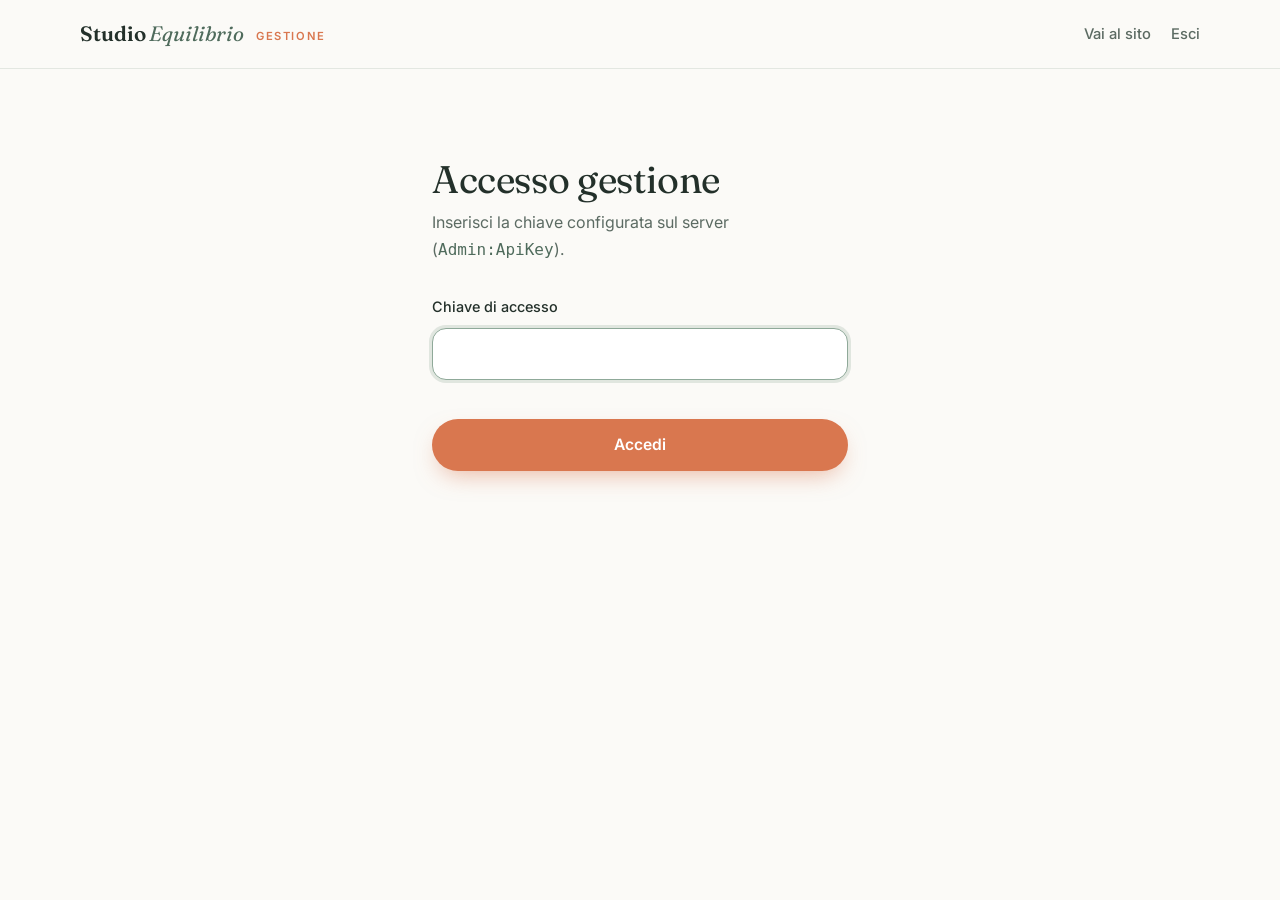
<file: frontend/admin.html>
<!DOCTYPE html>
<html lang="it">
<head>
  <meta charset="UTF-8">
  <meta name="viewport" content="width=device-width, initial-scale=1.0">
  <title>Gestione prenotazioni · Studio Equilibrio</title>
  <!-- Area interna: non deve finire nei motori di ricerca -->
  <meta name="robots" content="noindex, nofollow">

  <link rel="preconnect" href="https://fonts.googleapis.com">
  <link rel="preconnect" href="https://fonts.gstatic.com" crossorigin>
  <link href="https://fonts.googleapis.com/css2?family=Fraunces:opsz,wght@9..144,400;9..144,600&family=Inter:wght@400;500;600&display=swap" rel="stylesheet">

  <!-- Riusa token e bottoni del sito pubblico -->
  <link rel="stylesheet" href="styles.css">
  <link rel="stylesheet" href="admin.css">
  <script src="demo-api.js" defer></script>
  <script src="admin.js" defer></script>
</head>
<body class="admin">

  <header class="admin-header">
    <div class="container admin-header__inner">
      <p class="logo">Studio<span>Equilibrio</span> <small class="admin-header__tag">Gestione</small></p>
      <div class="admin-header__actions">
        <a class="admin-link" href="index.html">Vai al sito</a>
        <button class="admin-link" type="button" id="logout" hidden>Esci</button>
      </div>
    </div>
  </header>

  <main class="container admin-main">
    <!-- ============ ACCESSO ============ -->
    <section class="admin-login" id="login" aria-labelledby="login-title">
      <h1 id="login-title">Accesso gestione</h1>
      <p class="admin-muted">Inserisci la chiave configurata sul server (<code>Admin:ApiKey</code>).</p>

      <form class="admin-form" id="login-form" novalidate>
        <label for="admin-key">Chiave di accesso</label>
        <input id="admin-key" name="key" type="password" required autocomplete="current-password"
               aria-describedby="admin-key-error">
        <p class="admin-error" id="admin-key-error" aria-live="polite"></p>
        <button class="btn btn--accent btn--block" type="submit">Accedi</button>
      </form>
    </section>

    <!-- ============ DASHBOARD ============ -->
    <section id="dashboard" aria-labelledby="dashboard-title" hidden>
      <div class="dash-head">
        <h1 id="dashboard-title">Richieste di prova</h1>
        <button class="admin-link" type="button" id="refresh">Aggiorna</button>
      </div>

      <dl class="summary" aria-label="Riepilogo">
        <div><dt>Da richiamare</dt><dd id="sum-pending">0</dd></div>
        <div class="summary__late"><dt>Oltre 24 ore</dt><dd id="sum-late">0</dd></div>
        <div><dt>Totale</dt><dd id="sum-total">0</dd></div>
      </dl>

      <div class="chips" role="group" aria-label="Filtra per stato">
        <button class="chip" type="button" data-stato="DaRichiamare">Da richiamare</button>
        <button class="chip" type="button" data-stato="Richiamato">Richiamati</button>
        <button class="chip" type="button" data-stato="">Tutte</button>
      </div>

      <p class="admin-status" id="list-status" role="status" aria-live="polite"></p>

      <ul class="requests" id="requests"></ul>
    </section>
  </main>

  <!-- Modello di riga: admin.js lo clona e lo riempie con textContent (niente innerHTML con dati utente) -->
  <template id="row-template">
    <li class="request">
      <div class="request__who">
        <strong class="request__name"></strong>
        <a class="request__phone"></a>
      </div>
      <p class="request__when"></p>
      <span class="badge"></span>
      <button class="action" type="button"></button>
    </li>
  </template>
</body>
</html>
</file>
<file: frontend/styles.css>
/* =========================================================
   Studio Equilibrio — Landing Page
   Approccio mobile-first: gli stili base sono per smartphone,
   i media query (min-width) aggiungono layout per schermi più ampi.
   ========================================================= */

/* ---------- Design tokens ---------- */
:root {
  /* Palette tenue e rilassante */
  --bg:            #fbfaf7;   /* bianco caldo */
  --bg-tint:       #f1f4ef;   /* verde salvia chiarissimo */
  --surface:       #ffffff;
  --ink:           #23302a;   /* verde quasi nero, più morbido del #000 */
  --ink-soft:      #5c6b63;
  --line:          #e3e7e1;
  --sage:          #8fa999;   /* colore primario */
  --sage-deep:     #4f6b5c;
  --sand:          #efe6da;
  --accent:        #d9774f;   /* terracotta: contrasto per le CTA */
  --accent-hover:  #c4643d;

  /* Tipografia fluida */
  --font-serif: "Fraunces", Georgia, serif;
  --font-sans:  "Inter", system-ui, -apple-system, "Segoe UI", sans-serif;
  --fs-h1:   clamp(2.25rem, 1.6rem + 3.2vw, 4rem);
  --fs-h2:   clamp(1.75rem, 1.4rem + 1.8vw, 2.75rem);
  --fs-lead: clamp(1.05rem, 1rem + .3vw, 1.2rem);

  /* Spaziature fluide: tanto white space */
  --gutter:     clamp(1.25rem, 4vw, 2.5rem);
  --section-y:  clamp(5rem, 4rem + 6vw, 9rem);
  --radius:     20px;
  --radius-lg:  28px;

  --shadow-sm: 0 2px 10px rgba(35, 48, 42, .05);
  --shadow-md: 0 12px 32px rgba(35, 48, 42, .08);
  --shadow-lg: 0 28px 60px -12px rgba(79, 107, 92, .28);

  --ease-out: cubic-bezier(.22, 1, .36, 1);
}

/* ---------- Reset essenziale ---------- */
*, *::before, *::after { box-sizing: border-box; margin: 0; padding: 0; }
html { scroll-behavior: smooth; scroll-padding-top: 80px; }
body {
  font-family: var(--font-sans);
  font-size: 1rem;
  line-height: 1.65;
  color: var(--ink);
  background: var(--bg);
  -webkit-font-smoothing: antialiased;
  overflow-x: hidden;
}
img { display: block; max-width: 100%; height: auto; }
a { color: inherit; text-decoration: none; }
ul { list-style: none; }
h1, h2, h3 { font-family: var(--font-serif); font-weight: 400; line-height: 1.15; letter-spacing: -.01em; }
h2 { font-size: var(--fs-h2); }
h3 { font-size: 1.35rem; }
em { font-style: italic; color: var(--sage-deep); }

.sr-only {
  position: absolute; width: 1px; height: 1px; overflow: hidden;
  clip: rect(0 0 0 0); white-space: nowrap;
}

/* ---------- Layout helpers ---------- */
.container {
  width: 100%;
  max-width: 1200px;
  margin-inline: auto;
  padding-inline: var(--gutter);
}
.section { padding-block: var(--section-y); }
.section--tinted { background: var(--bg-tint); }
.section__head {
  max-width: 640px;
  margin: 0 auto clamp(3rem, 6vw, 4.5rem);
  text-align: center;
}
.section__lead { margin-top: 1rem; color: var(--ink-soft); font-size: var(--fs-lead); }

.eyebrow {
  display: inline-block;
  margin-bottom: 1rem;
  font-size: .78rem;
  font-weight: 600;
  letter-spacing: .14em;
  text-transform: uppercase;
  color: var(--sage-deep);
}

/* ---------- Bottoni ---------- */
.btn {
  display: inline-flex;
  align-items: center;
  justify-content: center;
  gap: .5rem;
  min-height: 52px;
  padding: .9rem 1.75rem;
  border: 1.5px solid transparent;
  border-radius: 999px;
  font: 600 .98rem/1 var(--font-sans);
  cursor: pointer;
  transition: background-color .25s, color .25s, border-color .25s, box-shadow .25s, translate .25s var(--ease-out);
}
.btn:hover { translate: 0 -2px; }
.btn:focus-visible { outline: 3px solid var(--sage); outline-offset: 3px; }

.btn--accent {
  background: var(--accent);
  color: #fff;
  box-shadow: 0 10px 24px -8px rgba(217, 119, 79, .55);
}
.btn--accent:hover { background: var(--accent-hover); box-shadow: 0 14px 28px -8px rgba(217, 119, 79, .6); }

.btn--ghost { color: var(--ink); border-color: var(--line); background: transparent; }
.btn--ghost:hover { border-color: var(--sage); }

.btn--outline { color: var(--sage-deep); border-color: var(--sage); background: transparent; }
.btn--outline:hover { background: var(--sage-deep); border-color: var(--sage-deep); color: #fff; }

.btn--small { min-height: 42px; padding: .6rem 1.25rem; font-size: .9rem; background: var(--ink); color: #fff; }
.btn--small:hover { background: var(--sage-deep); }
.btn--block { width: 100%; }

/* ---------- Header ---------- */
.header {
  position: fixed;
  inset: 0 0 auto;
  z-index: 50;
  transition: background-color .3s, box-shadow .3s, backdrop-filter .3s;
}
.header.is-scrolled {
  background: rgba(251, 250, 247, .85);
  backdrop-filter: blur(12px);
  -webkit-backdrop-filter: blur(12px);
  box-shadow: 0 1px 0 var(--line);
}
.header__inner {
  display: flex;
  align-items: center;
  justify-content: space-between;
  height: 76px;
}
.logo { font-family: var(--font-serif); font-size: 1.3rem; font-weight: 600; }
.logo span { color: var(--sage-deep); font-weight: 400; font-style: italic; margin-left: .15em; }

/* Hamburger (mobile) */
.nav-toggle {
  display: grid;
  gap: 6px;
  width: 44px; height: 44px;
  place-content: center;
  border: 0; background: none; cursor: pointer;
  position: relative; z-index: 2;
}
.nav-toggle span {
  display: block; width: 24px; height: 2px;
  background: var(--ink); border-radius: 2px;
  transition: transform .35s var(--ease-out);
}
.nav-toggle[aria-expanded="true"] span:first-child { transform: translateY(4px) rotate(45deg); }
.nav-toggle[aria-expanded="true"] span:last-child  { transform: translateY(-4px) rotate(-45deg); }

.nav {
  position: fixed;
  inset: 0;
  display: flex;
  flex-direction: column;
  align-items: center;
  justify-content: center;
  gap: 2rem;
  background: var(--bg);
  font-family: var(--font-serif);
  font-size: 1.75rem;
  opacity: 0;
  visibility: hidden;
  transition: opacity .35s, visibility .35s;
}
.nav.is-open { opacity: 1; visibility: visible; }
.nav .btn--small { font-family: var(--font-sans); }

/* ---------- Hero ---------- */
.hero {
  padding-top: calc(76px + clamp(2.5rem, 6vw, 5rem));
  padding-bottom: var(--section-y);
  background:
    radial-gradient(60% 50% at 85% 20%, var(--sand) 0%, transparent 70%),
    radial-gradient(50% 40% at 0% 80%, var(--bg-tint) 0%, transparent 70%);
}
.hero__grid {
  display: grid;
  gap: clamp(3rem, 6vw, 5rem);
  align-items: center;
}
.hero__title { font-size: var(--fs-h1); margin-bottom: 1.5rem; }
.hero__text { max-width: 34rem; font-size: var(--fs-lead); color: var(--ink-soft); }
.hero__actions {
  display: flex;
  flex-wrap: wrap;
  gap: 1rem;
  margin-top: 2.5rem;
}
.hero__actions .btn { flex: 1 1 100%; }

.hero__stats {
  display: flex;
  flex-wrap: wrap;
  gap: 1.5rem 2.5rem;
  margin-top: 3rem;
  padding-top: 2rem;
  border-top: 1px solid var(--line);
}
.hero__stats li { display: flex; flex-direction: column; }
.hero__stats strong { font-family: var(--font-serif); font-size: 1.75rem; font-weight: 600; }
.hero__stats span { font-size: .85rem; color: var(--ink-soft); }

.hero__media { position: relative; }
.hero__media img {
  width: 100%;
  aspect-ratio: 4 / 5;
  object-fit: cover;
  border-radius: var(--radius-lg);
  background: var(--sand);
  box-shadow: var(--shadow-md);
}
.hero__badge {
  position: absolute;
  left: 1rem; bottom: 1rem;
  display: inline-flex; align-items: center; gap: .6rem;
  padding: .75rem 1.1rem;
  background: var(--surface);
  border-radius: 999px;
  font-size: .9rem; font-weight: 600;
  box-shadow: var(--shadow-md);
}
.dot {
  width: 10px; height: 10px; border-radius: 50%;
  background: var(--sage);
  box-shadow: 0 0 0 0 rgba(143, 169, 153, .6);
  animation: pulse 2.2s infinite;
}
@keyframes pulse {
  70%  { box-shadow: 0 0 0 10px rgba(143, 169, 153, 0); }
  100% { box-shadow: 0 0 0 0 rgba(143, 169, 153, 0); }
}

/* ---------- Metodo (features) ---------- */
.features {
  display: grid;
  gap: 1.5rem;
}
.feature {
  padding: clamp(2rem, 4vw, 2.75rem);
  background: var(--surface);
  border: 1px solid var(--line);
  border-radius: var(--radius);
}
.feature__num {
  display: block;
  margin-bottom: 1.5rem;
  font-family: var(--font-serif);
  font-size: 2.5rem;
  color: var(--sage);
}
.feature h3 { margin-bottom: .75rem; }
.feature p { color: var(--ink-soft); }

/* ---------- Pricing ---------- */
.pricing {
  display: grid;
  grid-template-columns: 1fr;   /* mobile: card impilate */
  gap: 2rem;
  max-width: 440px;
  margin-inline: auto;
}
.price-card {
  position: relative;
  display: flex;
  flex-direction: column;
  padding: clamp(2rem, 4vw, 2.75rem);
  background: var(--surface);
  border: 1px solid var(--line);
  border-radius: var(--radius-lg);
  box-shadow: var(--shadow-sm);
  transition: box-shadow .4s var(--ease-out), translate .4s var(--ease-out);
}
.price-card:hover { box-shadow: var(--shadow-md); translate: 0 -4px; }

.price-card__name { font-size: 1.5rem; }
.price-card__desc { margin-top: .4rem; color: var(--ink-soft); font-size: .95rem; }
.price-card__price {
  display: flex; align-items: baseline; gap: .2rem;
  margin: 2rem 0;
  font-family: var(--font-serif);
  font-size: 3rem;
  line-height: 1;
}
.price-card__price .currency { font-size: 1.5rem; align-self: flex-start; margin-top: .3rem; }
.price-card__price .period { font-family: var(--font-sans); font-size: .9rem; color: var(--ink-soft); margin-left: .25rem; }

.price-card__list {
  display: grid; gap: .9rem;
  margin-bottom: 2.5rem;
  flex-grow: 1;          /* spinge il bottone in fondo: card allineate */
}
.price-card__list li {
  position: relative;
  padding-left: 1.75rem;
  font-size: .95rem;
}
.price-card__list li::before {
  content: "";
  position: absolute; left: 0; top: .45em;
  width: 1rem; height: .55rem;
  border-left: 2px solid var(--sage-deep);
  border-bottom: 2px solid var(--sage-deep);
  transform: rotate(-45deg) translateY(-2px);
}

/* Card consigliata: scala, ombra marcata, colori di contrasto */
.price-card--featured {
  background: var(--sage-deep);
  border-color: var(--sage-deep);
  color: #fff;
  box-shadow: var(--shadow-lg);
  z-index: 1;
}
.price-card--featured:hover { box-shadow: 0 36px 70px -12px rgba(79, 107, 92, .38); }
.price-card--featured .price-card__desc,
.price-card--featured .price-card__price .period { color: rgba(255, 255, 255, .75); }
.price-card--featured .price-card__list li::before { border-color: #fff; }
.price-card__tag {
  position: absolute;
  top: 0; left: 50%;
  translate: -50% -50%;
  padding: .45rem 1rem;
  background: var(--accent);
  color: #fff;
  border-radius: 999px;
  font-size: .75rem; font-weight: 600;
  letter-spacing: .08em; text-transform: uppercase;
  white-space: nowrap;
}

/* ---------- Testimonianze ---------- */
.testimonials {
  display: grid;
  grid-template-columns: 1fr;
  gap: 1.5rem;
}
.testimonial {
  display: flex;
  flex-direction: column;
  gap: 1.5rem;
  padding: clamp(1.75rem, 4vw, 2.5rem);
  background: var(--surface);
  border: 1px solid var(--line);
  border-radius: var(--radius);
}
.testimonial--wide { background: var(--sand); border-color: transparent; }
.stars { color: var(--accent); letter-spacing: .15em; font-size: .95rem; }
.testimonial blockquote {
  font-family: var(--font-serif);
  font-size: 1.15rem;
  line-height: 1.5;
  flex-grow: 1;
}
.testimonial--wide blockquote { font-size: clamp(1.2rem, 1.1rem + .5vw, 1.45rem); }
.testimonial figcaption { display: flex; align-items: center; gap: .9rem; }
.testimonial figcaption span:last-child { display: flex; flex-direction: column; line-height: 1.3; }
.testimonial small { color: var(--ink-soft); font-size: .85rem; }
.avatar {
  display: grid; place-items: center;
  width: 46px; height: 46px; flex-shrink: 0;
  border-radius: 50%;
  background: hsl(var(--hue) 30% 85%);
  color: hsl(var(--hue) 30% 30%);
  font-size: .85rem; font-weight: 600;
}

/* ---------- CTA finale ---------- */
.cta {
  display: grid;
  gap: 2rem;
  padding: clamp(2.5rem, 6vw, 5rem);
  background: var(--ink);
  color: #fff;
  border-radius: var(--radius-lg);
}
.cta h2 { margin-bottom: 1rem; }
.cta p { color: rgba(255, 255, 255, .75); }
.cta__form { display: grid; gap: 1rem; }
.cta__form input {
  min-height: 52px;
  padding: 0 1.25rem;
  border: 1.5px solid rgba(255, 255, 255, .2);
  border-radius: 999px;
  background: rgba(255, 255, 255, .06);
  color: #fff;
  font: inherit;
  transition: border-color .25s, background-color .25s;
}
.cta__form input::placeholder { color: rgba(255, 255, 255, .55); }
.cta__form input:focus { outline: none; border-color: var(--sage); background: rgba(255, 255, 255, .1); }
.cta__form input.is-invalid { border-color: var(--accent); }
.cta__feedback { min-height: 1.5em; font-size: .9rem; }

/* ---------- Footer ---------- */
.footer { padding-block: 3rem; border-top: 1px solid var(--line); }
.footer__inner {
  display: flex; flex-direction: column; gap: .75rem;
  text-align: center; align-items: center;
  font-size: .9rem; color: var(--ink-soft);
}

/* =========================================================
   ANIMAZIONI ON-SCROLL
   Gli elementi .reveal partono invisibili e traslati verso il basso;
   lo script aggiunge .is-visible quando entrano nel viewport.
   --delay permette uno "stagger" tra elementi vicini.
   Nota: .js viene aggiunto da script.js, così senza JavaScript
   i contenuti restano sempre visibili.
   ========================================================= */
.js .reveal {
  opacity: 0;
  transform: translateY(40px);
  transition:
    opacity .9s var(--ease-out),
    transform .9s var(--ease-out);
  transition-delay: var(--delay, 0ms);
  will-change: opacity, transform;
}
.js .reveal--right { transform: translateY(40px) translateX(24px); }
.js .reveal.is-visible {
  opacity: 1;
  transform: none;
}

@media (prefers-reduced-motion: reduce) {
  html { scroll-behavior: auto; }
  .js .reveal { opacity: 1; transform: none; transition: none; }
  .dot { animation: none; }
  .btn, .price-card { transition: none; }
}

/* =========================================================
   BREAKPOINT: tablet (≥ 640px)
   ========================================================= */
@media (min-width: 640px) {
  .hero__actions .btn { flex: 0 0 auto; }
  .features { grid-template-columns: repeat(2, 1fr); }
  .testimonials { grid-template-columns: repeat(2, 1fr); }
  .testimonial--wide { grid-column: span 2; }
  .cta__form { grid-template-columns: 1fr 1fr; }
  .cta__form .btn, .cta__feedback { grid-column: span 2; }
}

/* =========================================================
   BREAKPOINT: desktop (≥ 960px)
   ========================================================= */
@media (min-width: 960px) {
  /* Nav orizzontale */
  .nav-toggle { display: none; }
  .nav {
    position: static;
    flex-direction: row;
    gap: 2.25rem;
    background: none;
    font-family: var(--font-sans);
    font-size: .95rem;
    font-weight: 500;
    opacity: 1;
    visibility: visible;
  }
  .nav a:not(.btn) { position: relative; color: var(--ink-soft); transition: color .25s; }
  .nav a:not(.btn)::after {
    content: ""; position: absolute; left: 0; bottom: -4px;
    width: 100%; height: 1.5px; background: var(--sage-deep);
    transform: scaleX(0); transform-origin: right;
    transition: transform .35s var(--ease-out);
  }
  .nav a:not(.btn):hover { color: var(--ink); }
  .nav a:not(.btn):hover::after { transform: scaleX(1); transform-origin: left; }

  /* Hero divisa a metà */
  .hero { min-height: 100vh; display: flex; align-items: center; }
  .hero__grid { grid-template-columns: 1.1fr .9fr; }
  .hero__badge { left: -1.5rem; bottom: 2.5rem; }

  .features { grid-template-columns: repeat(3, 1fr); }

  /* Pricing a 3 colonne con la centrale in risalto */
  .pricing {
    grid-template-columns: repeat(3, 1fr);
    align-items: center;
    max-width: none;
    gap: 1.5rem;
  }
  /* "scale" è una proprietà indipendente: si somma al transform
     dell'animazione di reveal senza sovrascriverlo. */
  .price-card--featured { scale: 1.06; padding-block: 3.25rem; }

  /* Testimonianze: griglia a 3 colonne, le card "wide" occupano 2 colonne
     creando un ritmo a scacchiera (2+1 / 1+2) */
  .testimonials { grid-template-columns: repeat(3, 1fr); }

  .cta { grid-template-columns: 1.1fr 1fr; align-items: center; gap: 4rem; }
  .cta__form { grid-template-columns: 1fr; }
  .cta__form .btn, .cta__feedback { grid-column: auto; }

  .footer__inner { flex-direction: row; justify-content: space-between; text-align: left; }
}
</file>
<file: frontend/admin.css>
/* =========================================================
   Area di gestione prenotazioni
   Si appoggia ai token e ai bottoni di styles.css.
   Mobile-first: su smartphone ogni richiesta è una card.
   ========================================================= */

.admin { min-height: 100vh; }

/* ---------- Header ---------- */
.admin-header {
  position: sticky;
  top: 0;
  z-index: 10;
  background: rgba(251, 250, 247, .92);
  backdrop-filter: blur(12px);
  border-bottom: 1px solid var(--line);
}
.admin-header__inner {
  display: flex;
  align-items: center;
  justify-content: space-between;
  gap: 1rem;
  min-height: 68px;
}
.admin-header__tag {
  margin-left: .5rem;
  font: 600 .7rem var(--font-sans);
  letter-spacing: .14em;
  text-transform: uppercase;
  color: var(--accent);
  vertical-align: middle;
}
.admin-header__actions { display: flex; gap: 1.25rem; }

.admin-link {
  display: inline-flex;
  align-items: center;
  min-height: 44px;
  padding: 0;
  background: none;
  border: 0;
  font: 500 .92rem var(--font-sans);
  color: var(--ink-soft);
  cursor: pointer;
}
.admin-link:hover { color: var(--ink); }

.admin-main { padding-block: clamp(2rem, 5vw, 3.5rem) 5rem; }
.admin h1 { font-size: clamp(1.75rem, 1.4rem + 1.5vw, 2.4rem); }
.admin-muted { margin-top: .5rem; color: var(--ink-soft); }
.admin code { color: var(--sage-deep); }

/* ---------- Accesso ---------- */
.admin-login { max-width: 26rem; margin: 2rem auto 0; }
.admin-form { display: grid; gap: .6rem; margin-top: 2rem; }
.admin-form label { font-size: .9rem; font-weight: 500; }
.admin-form input {
  min-height: 52px;
  padding: 0 1.1rem;
  border: 1.5px solid var(--line);
  border-radius: 14px;
  background: var(--surface);
  font: inherit;
}
.admin-form input:focus { outline: none; border-color: var(--sage); box-shadow: 0 0 0 3px rgba(143, 169, 153, .25); }
.admin-form input[aria-invalid="true"] { border-color: var(--accent); }
.admin-error { min-height: 1.4em; font-size: .88rem; color: var(--accent-hover); }

/* ---------- Dashboard ---------- */
.dash-head { display: flex; align-items: center; justify-content: space-between; gap: 1rem; }

.summary {
  display: grid;
  grid-template-columns: repeat(3, 1fr);
  gap: .75rem;
  margin-block: 1.75rem 1.5rem;
}
.summary > div {
  padding: 1rem 1.1rem;
  background: var(--surface);
  border: 1px solid var(--line);
  border-radius: var(--radius);
}
.summary dt { font-size: .78rem; color: var(--ink-soft); }
.summary dd { font: 600 2rem/1.2 var(--font-serif); font-variant-numeric: lining-nums tabular-nums; }
.summary__late dd { color: var(--accent); }

.chips { display: flex; flex-wrap: wrap; gap: .5rem; }
.chip {
  min-height: 42px;
  padding: .5rem 1.1rem;
  background: transparent;
  border: 1px solid var(--line);
  border-radius: 999px;
  font: 500 .88rem var(--font-sans);
  color: var(--ink-soft);
  cursor: pointer;
}
.chip:hover { border-color: var(--sage); color: var(--ink); }
.chip[aria-pressed="true"] { background: var(--sage-deep); border-color: var(--sage-deep); color: #fff; }

.admin-status { min-height: 1.5em; margin-block: 1.25rem .75rem; font-size: .88rem; color: var(--ink-soft); }
.admin-status.is-error { color: var(--accent-hover); }

/* ---------- Elenco richieste ---------- */
.requests { display: grid; gap: .75rem; }

.request {
  display: grid;
  grid-template-columns: 1fr auto;
  gap: .75rem 1rem;
  align-items: center;
  padding: 1.1rem 1.25rem;
  background: var(--surface);
  border: 1px solid var(--line);
  border-radius: var(--radius);
}
/* Richiesta non ancora richiamata dopo 24 ore: la promessa del sito è a rischio */
.request.is-late { border-color: var(--accent); box-shadow: inset 4px 0 0 var(--accent); }
.request.is-done { opacity: .6; }

.request__who { display: grid; min-width: 0; }
.request__name { font-weight: 600; overflow-wrap: anywhere; }
.request__phone {
  justify-self: start;
  color: var(--sage-deep);
  font-variant-numeric: tabular-nums;
  text-decoration: underline;
  text-underline-offset: 3px;
}
.request__when { grid-column: 1 / -1; font-size: .85rem; color: var(--ink-soft); }
.request.is-late .request__when { color: var(--accent-hover); font-weight: 500; }

.badge {
  grid-column: 2;
  grid-row: 1;
  justify-self: end;
  padding: .2rem .6rem;
  border-radius: 999px;
  font-size: .72rem;
  font-weight: 600;
  letter-spacing: .04em;
  white-space: nowrap;
}
.badge--DaRichiamare { background: #fbe9e0; color: var(--accent-hover); }
.badge--Richiamato   { background: var(--bg-tint); color: var(--sage-deep); }

.action {
  grid-column: 1 / -1;
  min-height: 44px;
  padding: .5rem 1rem;
  background: transparent;
  border: 1.5px solid var(--sage);
  border-radius: 999px;
  font: 600 .88rem var(--font-sans);
  color: var(--sage-deep);
  cursor: pointer;
}
.action:hover { background: var(--sage-deep); border-color: var(--sage-deep); color: #fff; }
.action[disabled] { opacity: .5; cursor: progress; }

.empty { padding: 2.5rem 1rem; text-align: center; color: var(--ink-soft); }

/* ---------- Desktop: una riga per richiesta ---------- */
@media (min-width: 760px) {
  .summary { grid-template-columns: repeat(3, 13rem); }
  .request {
    grid-template-columns: minmax(0, 1.4fr) minmax(0, 1.2fr) 8.5rem 13rem;
    padding: 1rem 1.5rem;
  }
  .request__when { grid-column: auto; }
  .badge { grid-column: auto; grid-row: auto; justify-self: start; }
  .action { grid-column: auto; }
}
</file>
